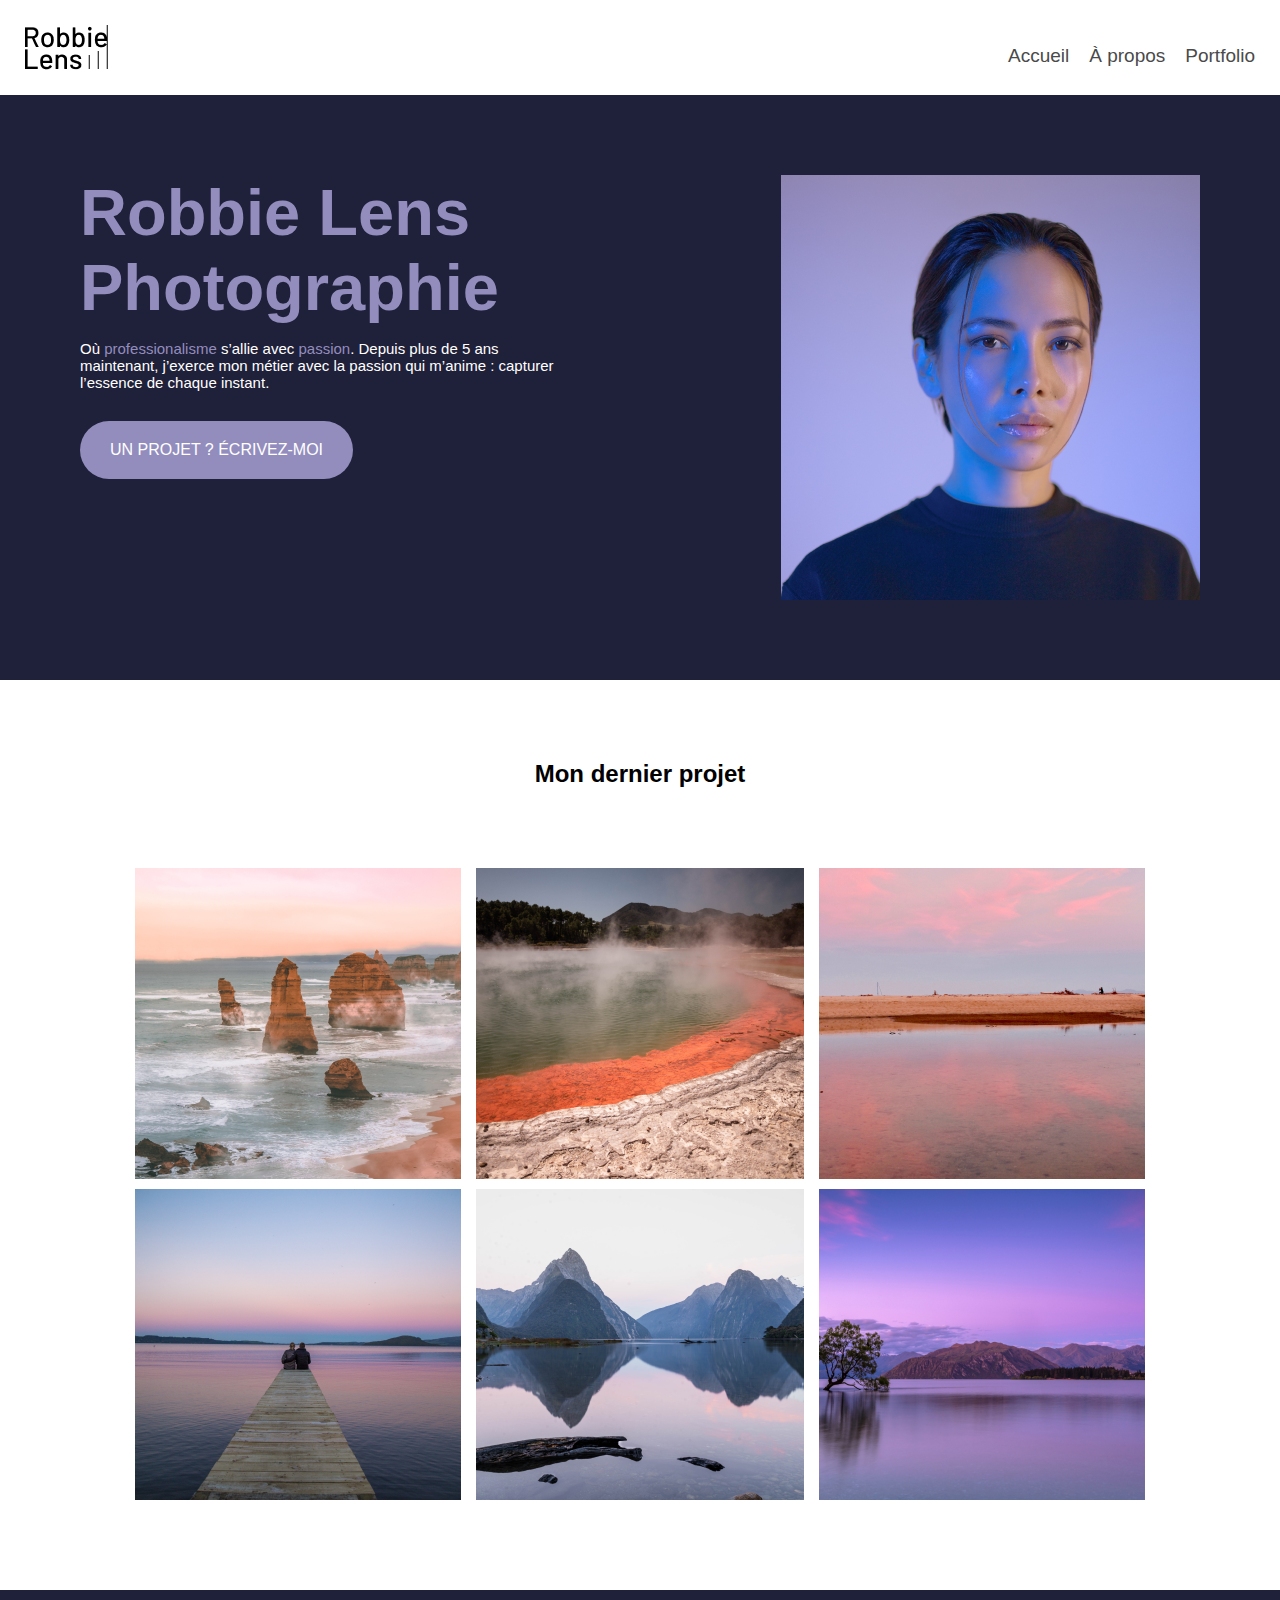
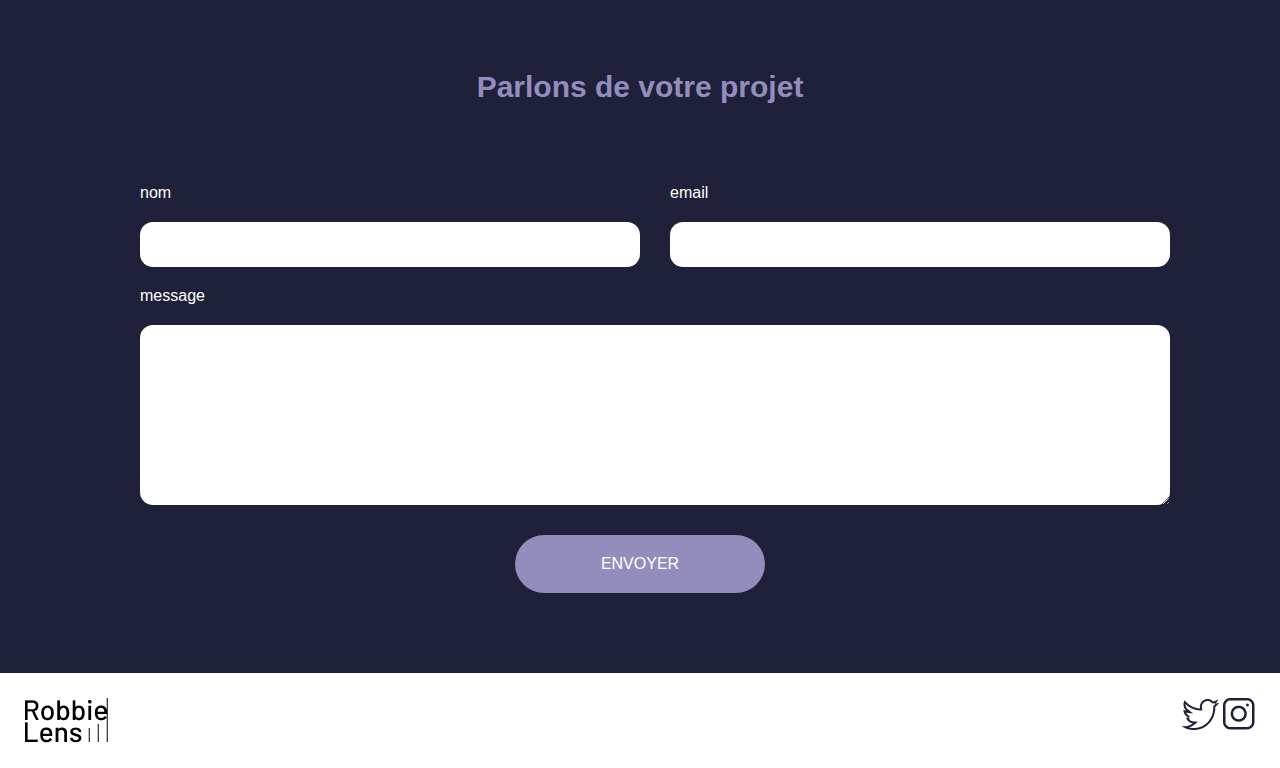
<file: index.html>
<!DOCTYPE html>
<html lang="fr">

<head>
    <meta charset="utf-8">
    <title>Accueil - Robbie Lens Photographie</title>
    <link rel="stylesheet" href="style.css">
</head>

<body>
    <header>
        <nav>
            <img src="images/logo.png" alt="Logo Robbie Lens">
            <div class="nav">
                <a href="index.html">Accueil</a>
                <a href="a-propos.html">À propos</a>
                <a href="portfolio.html">Portfolio</a>
            </div>
        </nav>
    </header>
    <main>
        <section class="accueil-introduction">
            <div>
                <h1>Robbie Lens Photographie</h1>
                <p>
                    Où <em>professionalisme</em> s’allie avec <em>passion</em>. Depuis
                    plus de 5 ans maintenant, j’exerce mon métier avec la passion
                    qui m’anime : capturer l’essence de chaque instant.
                </p>
                <a href="#contact" class="cta">UN PROJET ? ÉCRIVEZ-MOI</a>
            </div>
            <img src="images/robbie-lens.png" alt="Portrait avec effet de la photographe Robbie Lens">
        </section>
        <section class="accueil-photos">
            <h2>Mon dernier projet</h2>
            <div>
                <img src="images/accueil/element-1.png" alt="Twelve apostles - Australie">
                <img src="images/accueil/element-2.png" alt="Wai-O-Tapu - Nouvelle-Zélande">
                <img src="images/accueil/element-3.png" alt="Parc National d’Abel Tasman - Nouvelle-Zélande">
            </div>
            <div>
                <img src="images/accueil/element-4.png" alt="Lac Rotorua - Nouvelle-Zélande">
                <img src="images/accueil/element-5.png" alt="Milford Sound - Nouvelle-Zélande">
                <img src="images/accueil/element-6.png" alt="Lac Wanaka - Nouvelle-Zélande">
            </div>
        </section>
        <section id="contact" class="section-contact">
            <h2>Parlons de votre projet</h2>
            <form method="get" action="#">
                <div class="form-nom-email">
                    <div class="form-column">
                        <label for="nom">nom</label>
                        <input type="text" name="nom" id="nom">
                    </div>
                    <div class="form-column">
                        <label for="email">email</label>
                        <input type="email" name="email" id="email">
                    </div>
                </div>
                <label for="message">message</label>
                <textarea name="message" id="message" rows="10"></textarea>
                <input type="submit" value="ENVOYER" class="cta">
            </form>
        </section>
    </main>
    <footer>
        <img src="images/logo.png" alt="Logo Robbie Lens">
        <div>
            <a target="_blank" href="https://twitter.com/" class="lien-icone">
                <img src="images/twitter.png" alt="Logo Twitter">
            </a>
            <a target="_blank" href="https://www.instagram.com/" class="lien-icone">
                <img src="images/instagram.png" alt="Logo Instagram">
            </a>
        </div>
    </footer>
</body>

</html>
</file>
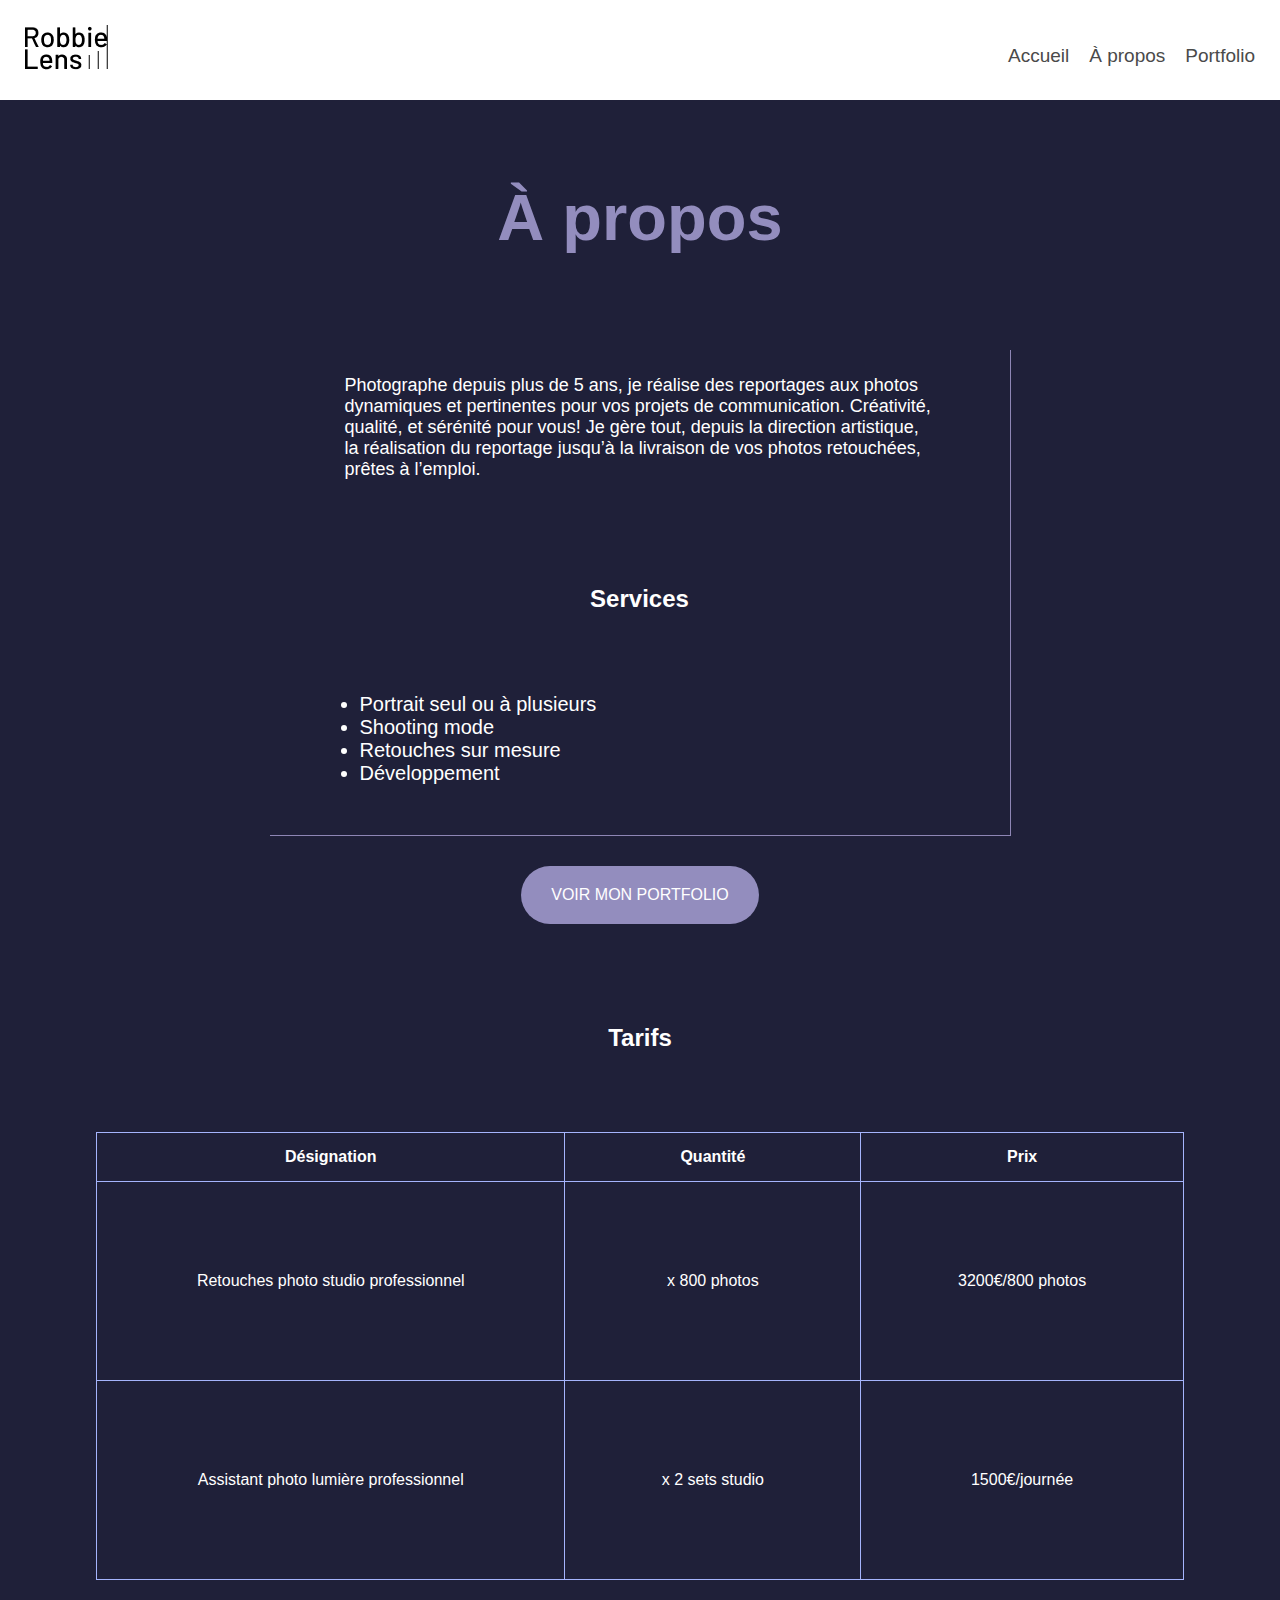
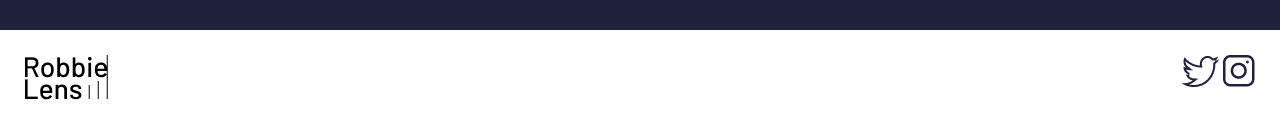
<file: a-propos.html>
<!DOCTYPE html>
<html lang="fr">

<head>
    <meta charset="utf-8">
    <title>À propos - Robbie Lens Photographie</title>
    <link rel="stylesheet" href="style.css">
</head>

<body>
    <header>
        <nav>
            <a href="index.html" class="lien-icone">
                <img src="images/logo.png" alt="Logo Robbie Lens">
            </a>
            <div class="nav">
                <a href="index.html">Accueil</a>
                <a href="a-propos.html">À propos</a>
                <a href="portfolio.html">Portfolio</a>

            </div>
        </nav>
    </header>
    <main class="a-propos-main">
        <section>
            <h1>À propos</h1>
            <div class="carre-contenu">
                <p>
                    Photographe depuis plus de 5 ans, je réalise des reportages aux photos dynamiques et pertinentes
                    pour
                    vos
                    projets de communication. Créativité, qualité, et sérénité pour vous! Je gère tout, depuis la
                    direction
                    artistique, la réalisation du reportage jusqu’à la livraison de vos photos retouchées, prêtes à
                    l’emploi.
                </p>
                <h2>Services</h2>
                <ul>
                    <li>Portrait seul ou à plusieurs</li>
                    <li>Shooting mode</li>
                    <li>Retouches sur mesure</li>
                    <li>Développement</li>
                </ul>
            </div>
            <div>
                <a href="portfolio.html" class="cta">VOIR MON PORTFOLIO</a>
            </div>
        </section>
        <section>
            <h2>Tarifs</h2>
            <table>
                <thead>
                    <tr>
                        <th>Désignation</th>
                        <th>Quantité</th>
                        <th>Prix</th>
                    </tr>
                </thead>
                <tbody>
                    <tr>
                        <td>Retouches photo
                            studio professionnel</td>
                        <td>x 800 photos</td>
                        <td>3200€/800 photos</td>
                    </tr>
                    <tr>
                        <td>Assistant photo
                            lumière professionnel</td>
                        <td>x 2 sets studio</td>
                        <td>1500€/journée</td>
                    </tr>
                </tbody>
            </table>

        </section>
    </main>
    <footer>
        <a href="index.html" class="lien-icone">
            <img src="images/logo.png" alt="Logo Robbie Lens">
        </a>
        <div>
            <a target="_blank" href="https://twitter.com/" class="lien-icone">
                <img src="images/twitter.png" alt="Logo Twitter">
            </a>
            <a target="_blank" href="https://www.instagram.com/" class="lien-icone">
                <img src="images/instagram.png" alt="Logo Instagram">
            </a>
        </div>
    </footer>
</body>

</html>
</file>
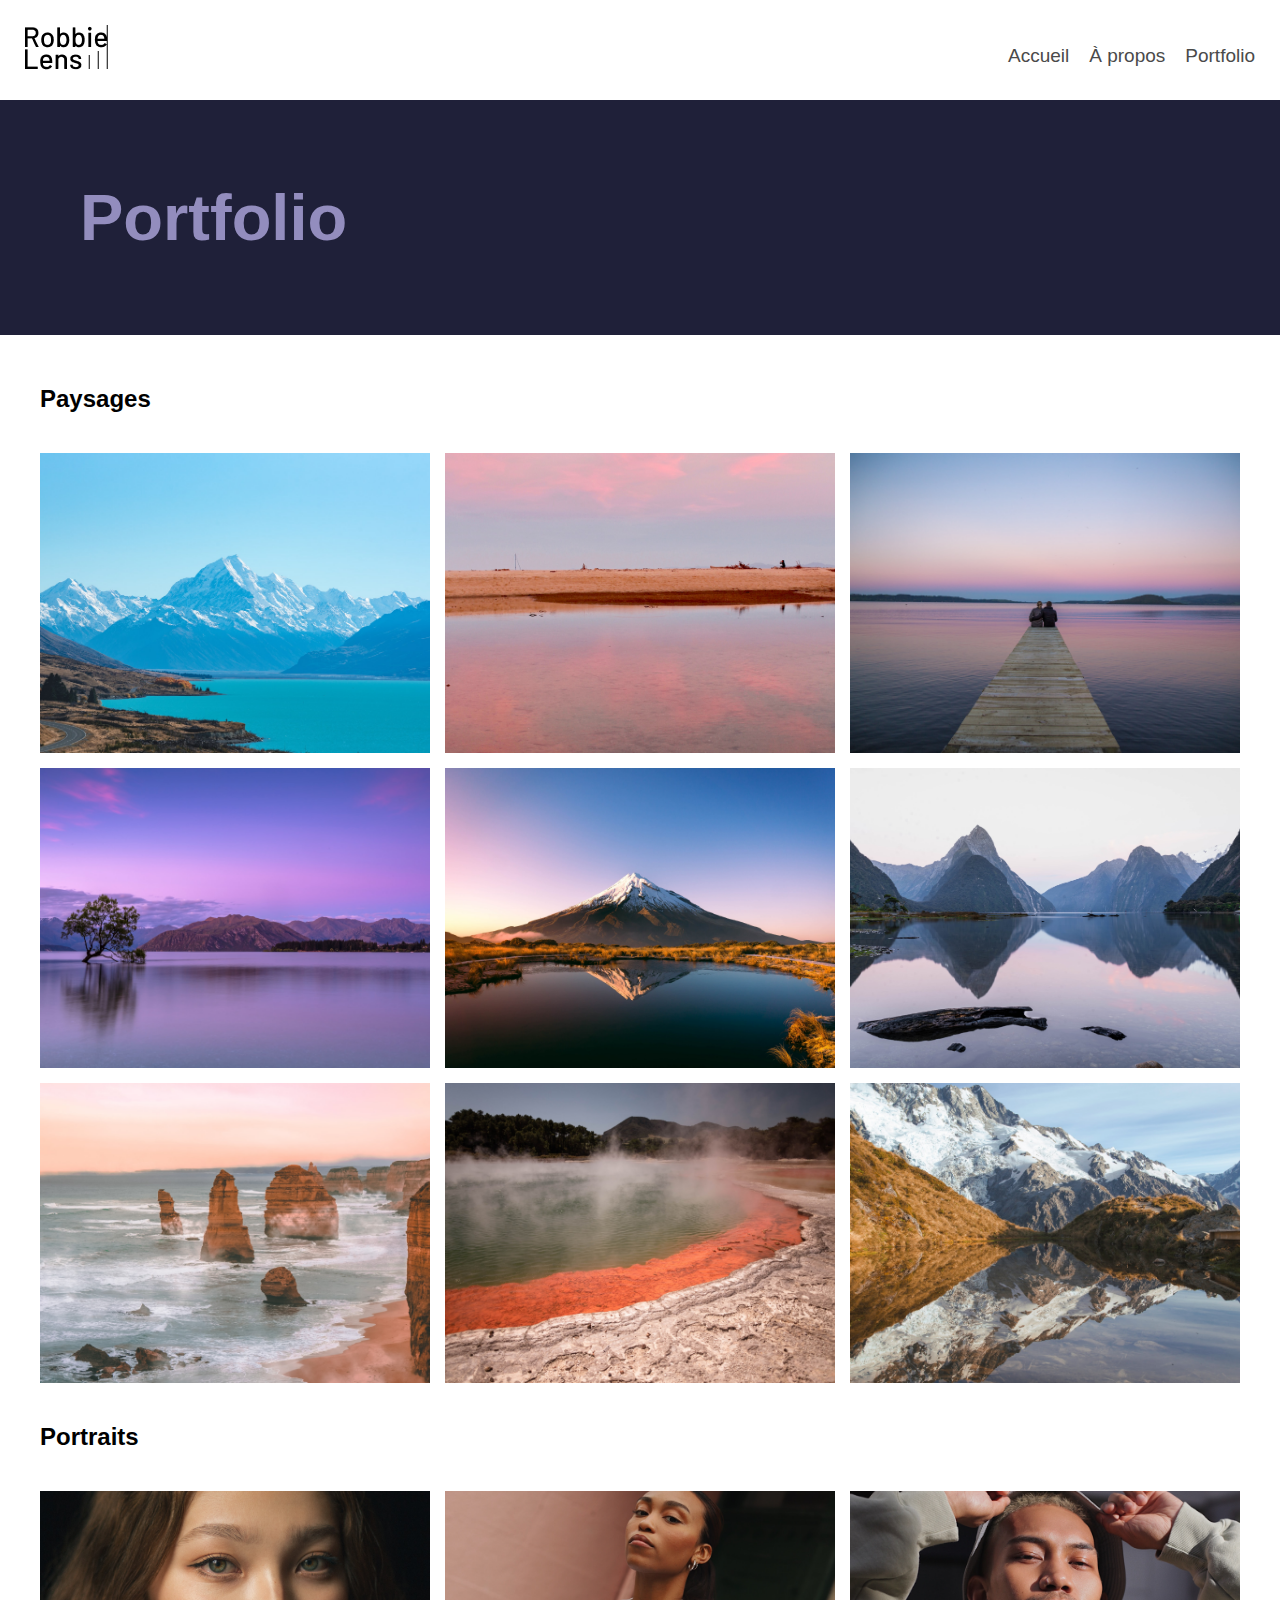
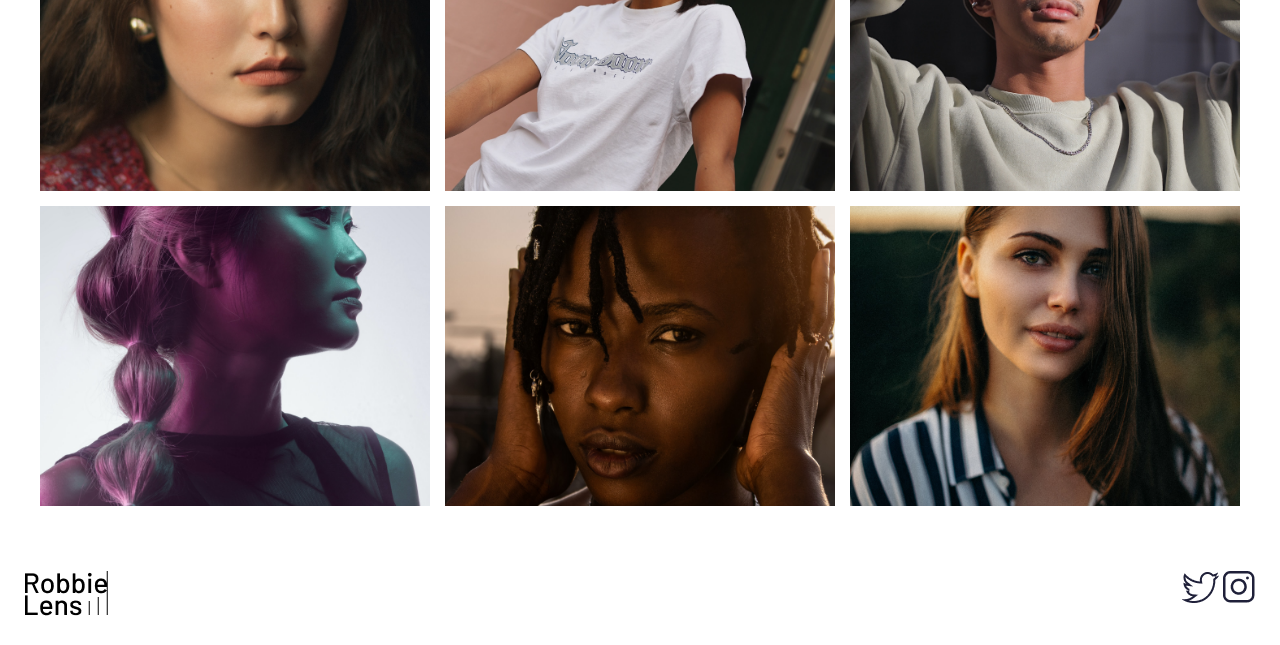
<file: portfolio.html>
<!DOCTYPE html>
<html lang="fr">

<head>
    <meta charset="utf-8">
    <title>Portfolio - Robbie Lens Photographie</title>
    <link rel="stylesheet" href="style.css">
</head>

<body>
    <header>
        <nav>
            <a href="index.html" class="lien-icone">
                <img src="images/logo.png" alt="Logo Robbie Lens">
            </a>
            <div class="nav">
                <a href="index.html">Accueil</a>
                <a href="a-propos.html">À propos</a>
                <a href="portfolio.html">Portfolio</a>
            </div>
        </nav>
    </header>
    <main>
        <section>
            <h1>Portfolio</h1>
        </section>
        <section class="portfolio-section-photos">
            <h2>Paysages</h2>
            <div class="paysages">
                <a href="images/portfolio/paysage1.jpg" class="lien-conteneur-photo">
                    <img src="images/portfolio/paysage1.jpg" alt="Mont Aoraki - Nouvelle-Zélande">

                </a>
                <a href="images/portfolio/paysage2.jpg" class="lien-conteneur-photo">
                    <img src="images/portfolio/paysage2.jpg" alt="Parc National d’Abel Tasman - Nouvelle-Zélande">

                </a>
                <a href="images/portfolio/paysage3.jpg" class="lien-conteneur-photo">
                    <img src="images/portfolio/paysage3.jpg" alt="Lac Rotorua - Nouvelle-Zélande">

                </a>
                <a href="images/portfolio/paysage4.jpg" class="lien-conteneur-photo">
                    <img src="images/portfolio/paysage4.jpg" alt="Lac Wanaka - Nouvelle-Zélande">

                </a>
                <a href="images/portfolio/paysage5.jpg" class="lien-conteneur-photo">
                    <img src="images/portfolio/paysage5.jpg" alt="Mont Taranaki - Nouvelle-Zélande">

                </a>
                <a href="images/portfolio/paysage6.jpg" class="lien-conteneur-photo">
                    <img src="images/portfolio/paysage6.jpg" alt="Milford Sound - Nouvelle-Zélande">

                </a>
                <a href="images/portfolio/paysage7.jpg" class="lien-conteneur-photo">
                    <img src="images/portfolio/paysage7.jpg" alt="Twelve Apostle - Australie">

                </a>
                <a href="images/portfolio/paysage8.jpg" class="lien-conteneur-photo">
                    <img src="images/portfolio/paysage8.jpg" alt="Wai-O-Tapu - Nouvelle-Zélande">

                </a>
                <a href="images/portfolio/paysage9.jpg" class="lien-conteneur-photo">
                    <img src="images/portfolio/paysage9.jpg" alt="Mont Cook - Nouvelle Zélande">

                </a>
            </div>
            <h2>Portraits</h2>
            <div class="portraits">
                <a href="images/portfolio/portrait1.jpg" class="lien-conteneur-photo">
                    <img src="images/portfolio/portrait1.jpg" alt="Portrait jeune femme 1">

                </a>
                <a href="images/portfolio/portrait2.jpg" class="lien-conteneur-photo">
                    <img src="images/portfolio/portrait2.jpg" alt="Portrait jeune femme 2">

                </a>
                <a href="images/portfolio/portrait3.jpg" class="lien-conteneur-photo">
                    <img src="images/portfolio/portrait3.jpg" alt="Portrait jeune homme 3">

                </a>
                <a href="images/portfolio/portrait4.jpg" class="lien-conteneur-photo">
                    <img src="images/portfolio/portrait4.jpg" alt="Portrait jeune femme 4">

                </a>
                <a href="images/portfolio/portrait5.jpg" class="lien-conteneur-photo">
                    <img src="images/portfolio/portrait5.jpg" alt="Portrait jeune femme 5">

                </a>
                <a href="images/portfolio/portrait6.jpg" class="lien-conteneur-photo">
                    <img src="images/portfolio/portrait6.jpg" alt="Portrait jeune femme 6">

                </a>

            </div>
        </section>
    </main>
    <footer>
        <a href="index.html" class="lien-icone">
            <img src="images/logo.png" alt="Logo Robbie Lens">
        </a>
        <div>
            <a target="_blank" href="https://twitter.com/" class="lien-icone">
                <img src="images/twitter.png" alt="Logo Twitter">
            </a>
            <a target="_blank" href="https://www.instagram.com/" class="lien-icone">
                <img src="images/instagram.png" alt="Logo Instagram">
            </a>
        </div>
    </footer>
</body>

</html>
</file>
<file: style.css>
header {
  background-color: #FFFFFF;
}

nav {
  display: flex;
  justify-content: space-between;
  padding: 15px;
  gap: 15px;
  margin: 10px;
}
nav a {
  color: #4a4a4a;
  font-size: 19px;
  font-family: "Montserrat - Bold", sans-serif;
}

.nav {
  display: flex;
  padding-top: 20px;
  gap: 20px;
}
.nav a:hover {
  text-decoration: underline;
}

footer {
  display: flex;
  justify-content: space-between;
  padding: 15px;
  gap: 15px;
  margin: 10px;
}

form {
  display: flex;
  flex-direction: column;
  max-width: 1000px;
  margin: auto;
}

.form-nom-email {
  display: flex;
  flex-direction: row;
  gap: 60px;
}

input {
  margin-top: 0px;
  width: 100%;
  margin: auto;
}

.form-column {
  flex: 1;
  display: flex;
  flex-direction: column;
  margin-bottom: 20px;
  gap: 20px;
}

textarea {
  display: flex;
  flex-direction: column;
  border-radius: 3px;
  justify-content: center;
  min-width: 100%;
  max-width: 100%;
  min-height: 20%;
  max-height: 20%;
}

textarea,
input {
  border-radius: 13px;
  border: none;
  padding: 15px;
}

label[for=message] {
  margin-bottom: 20px;
}

.accueil-introduction {
  background-color: #1f2039;
  margin: auto;
  display: flex;
  flex-direction: row;
  justify-content: space-around;
  align-items: flex-start;
  padding: 80px;
}
.accueil-introduction div {
  padding-right: 200px;
  margin-bottom: 20px;
  font-size: 15px;
}
.accueil-introduction h1 {
  padding: 0%;
}

.accueil-photos {
  padding: 80px;
}
.accueil-photos h2 {
  text-align: center;
}
.accueil-photos div {
  background-color: #FFFFFF;
  margin: auto;
  display: flex;
  flex-direction: row;
  flex-wrap: nowrap;
  justify-content: center;
  margin: 10px;
  gap: 15px;
}

.section-contact {
  background-color: #1f2039;
  padding: 80px;
}
.section-contact h2 {
  color: #938DBE;
  font-size: 30px;
  text-align: center;
}
.section-contact label {
  color: #FFFFFF;
  font-size: 16px;
}
.section-contact .cta {
  width: 25%;
  margin-top: 30px;
}

.portfolio-section-photos {
  margin: 50px 40px;
}
.portfolio-section-photos h2 {
  margin: 40px 0px;
}

.lien-conteneur-photo {
  position: relative;
}

.paysages {
  display: grid;
  grid-template-columns: 1fr 1fr 1fr;
  grid-template-rows: 300px 300px 300px;
  gap: 15px;
  justify-items: stretch;
}

.portraits {
  display: grid;
  grid-template-columns: 1fr 1fr 1fr;
  grid-template-rows: 300px 300px;
  gap: 15px;
  justify-items: stretch;
}

@media screen and (max-width: 996px) {
  .paysages {
    grid-template-columns: 1fr;
    gap: 15px;
  }
  .portraits {
    grid-template-columns: 1fr;
    gap: 15px;
  }
}
.paysages img,
.portraits img {
  width: 100%;
  height: 100%;
  -o-object-fit: cover;
     object-fit: cover;
}

.a-propos-main {
  background-color: #1f2039;
}
.a-propos-main h1,
.a-propos-main h2 {
  text-align: center;
}
.a-propos-main h2,
.a-propos-main ul {
  color: #FFFFFF;
}
.a-propos-main h2 {
  padding-top: 50px;
}
.a-propos-main p {
  padding: 25px;
  border-right: #938DBE;
  font-size: 18px;
}
.a-propos-main ul {
  list-style-type: disc;
  font-size: 20px;
}
.a-propos-main section {
  padding-bottom: 50px;
}

.carre-contenu {
  border-right: 1px solid #8e86b5;
  border-bottom: 1px solid #8e86b5;
  padding: 0px 50px 50px 50px;
  width: 50%;
  margin: auto;
  margin-bottom: 30px;
}

.carre-contenu h2 {
  margin-top: 30px;
}

.carre-contenu ul {
  margin-top: 30px;
}

.carre-contenu + div {
  text-align: center;
}

table {
  color: white;
  text-align: center;
  width: 100%;
  border-collapse: collapse;
  margin: auto;
  width: 85%;
}

td,
th {
  padding: 15px;
  border: 1px solid #a5b4fc;
}

td {
  padding: 90px;
}

h2 {
  margin-bottom: 50px;
}

body {
  font-family: sans-serif;
}

* {
  margin: 0;
  font-style: normal;
  text-decoration: none;
}

h1 {
  font-size: 65px;
  color: #938DBE;
  font-weight: bold;
  margin-bottom: 15px;
  background-color: #1f2039;
  padding: 80px;
}

h2 {
  margin-bottom: 80px;
}

p {
  color: #FFFFFF;
  margin-bottom: 30px;
}

em {
  color: #938DBE;
}

.cta {
  display: inline-block;
  border-radius: 50px;
  border: #938DBE;
  background-color: #938DBE;
  padding: 20px 30px;
  font-size: 16px;
  color: #FFFFFF;
}/*# sourceMappingURL=style.css.map */
</file>
